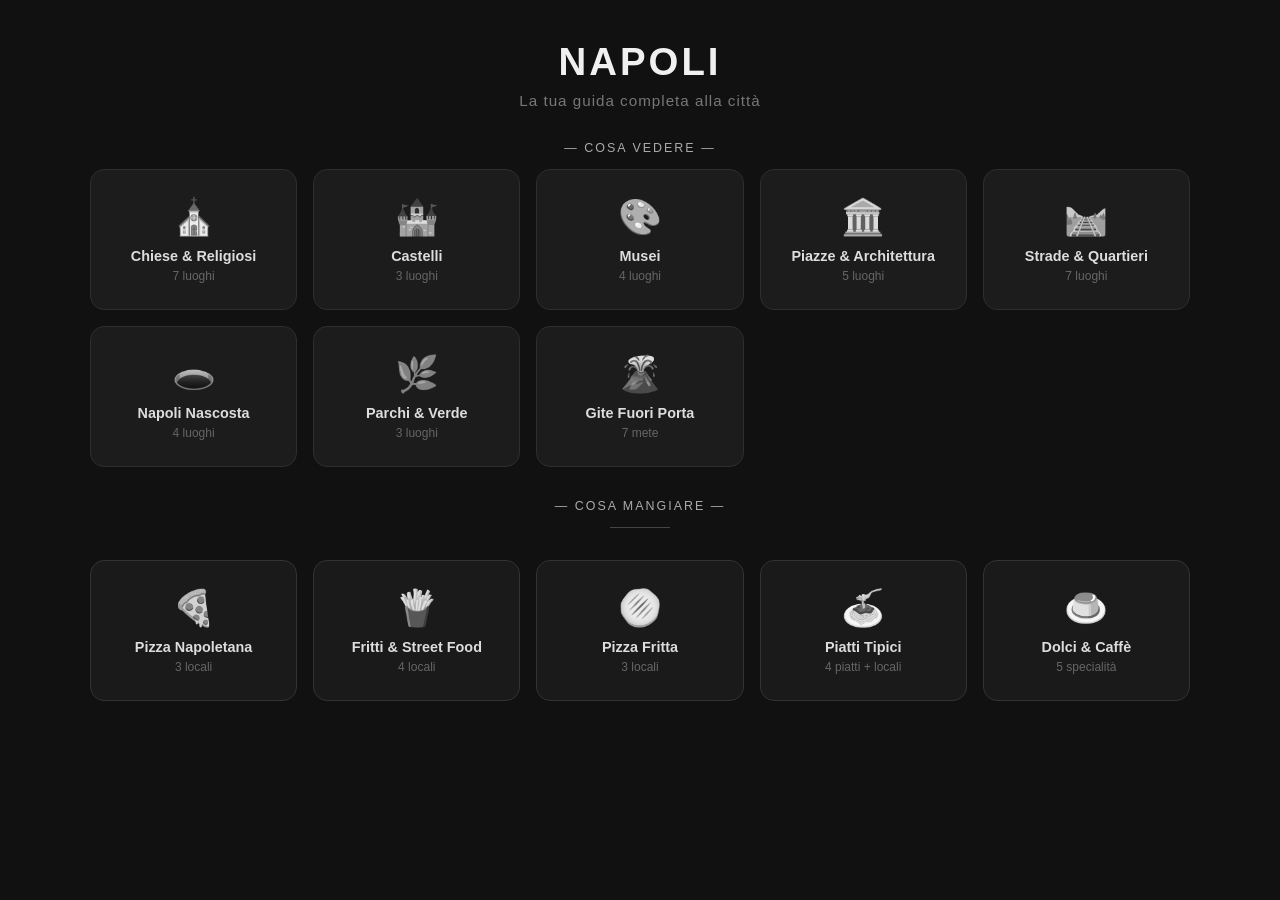
<file: index.html>
<!DOCTYPE html>
<html lang="it">
<head>
<meta charset="UTF-8">
<meta name="viewport" content="width=device-width, initial-scale=1.0">
<title>Napoli – Guida Completa</title>
<style>
  * { margin: 0; padding: 0; box-sizing: border-box; }
  body {
    font-family: 'Segoe UI', sans-serif;
    background: #111111;
    min-height: 100vh;
    padding: 40px 20px;
  }
  h1 {
    text-align: center;
    color: #f0f0f0;
    font-size: 2.4rem;
    margin-bottom: 8px;
    letter-spacing: 3px;
    font-weight: 700;
  }
  .subtitle {
    text-align: center;
    color: #777;
    margin-bottom: 16px;
    font-size: 0.95rem;
    letter-spacing: 1px;
  }
  .section-label {
    text-align: center;
    color: #aaa;
    font-size: 0.78rem;
    letter-spacing: 2px;
    text-transform: uppercase;
    margin-bottom: 14px;
    margin-top: 32px;
  }
  .divider {
    width: 60px;
    height: 1px;
    background: #444;
    margin: 0 auto 32px auto;
  }
  .grid {
    display: grid;
    grid-template-columns: repeat(auto-fill, minmax(200px, 1fr));
    gap: 16px;
    max-width: 1100px;
    margin: 0 auto;
  }
  .grid.food-grid {
    max-width: 1100px;
    margin: 0 auto;
    grid-template-columns: repeat(auto-fill, minmax(200px, 1fr));
  }
  .cat-btn {
    background: #1c1c1c;
    border: 1px solid #2e2e2e;
    border-radius: 14px;
    padding: 26px 18px;
    text-align: center;
    cursor: pointer;
    transition: all 0.25s ease;
    color: #e0e0e0;
  }
  .cat-btn:hover {
    background: #2a2a2a;
    transform: translateY(-3px);
    border-color: #555;
    box-shadow: 0 6px 24px rgba(0,0,0,0.5);
  }
  .cat-btn.food {
    background: #1a1a1a;
    border-color: #333;
  }
  .cat-btn.food:hover {
    background: #252525;
    border-color: #666;
  }
  .cat-btn .icon { font-size: 2.2rem; margin-bottom: 10px; filter: grayscale(1); }
  .cat-btn:hover .icon { filter: grayscale(0); }
  .cat-btn .label { font-size: 0.9rem; font-weight: 600; color: #ddd; }
  .cat-btn .count { font-size: 0.75rem; color: #666; margin-top: 5px; }

  /* MODAL */
  .overlay {
    display: none;
    position: fixed; inset: 0;
    background: rgba(0,0,0,0.85);
    z-index: 100;
    align-items: center;
    justify-content: center;
    padding: 20px;
  }
  .overlay.active { display: flex; }
  .modal {
    background: #1a1a1a;
    border-radius: 18px;
    max-width: 660px;
    width: 100%;
    max-height: 85vh;
    overflow-y: auto;
    padding: 34px;
    position: relative;
    border: 1px solid #2e2e2e;
    box-shadow: 0 20px 60px rgba(0,0,0,0.7);
  }
  .modal h2 { color: #f0f0f0; font-size: 1.3rem; margin-bottom: 20px; letter-spacing: 1px; }
  .close-btn {
    position: absolute; top: 16px; right: 20px;
    background: none; border: none;
    color: #666; font-size: 1.4rem;
    cursor: pointer; line-height: 1;
    transition: color 0.2s;
  }
  .close-btn:hover { color: #fff; }

  .place-item {
    background: #222;
    border-radius: 10px;
    padding: 14px 16px;
    margin-bottom: 10px;
    display: flex;
    justify-content: space-between;
    align-items: center;
    gap: 12px;
    border: 1px solid #2e2e2e;
    transition: border-color 0.2s;
  }
  .place-item:hover { border-color: #555; }
  .place-name { color: #ddd; font-size: 0.9rem; font-weight: 600; }
  .place-desc { color: #777; font-size: 0.78rem; margin-top: 3px; }
  .place-extra { color: #999; font-size: 0.75rem; margin-top: 3px; font-style: italic; }

  .maps-btn {
    background: #333;
    color: #ccc;
    border: 1px solid #444;
    border-radius: 7px;
    padding: 7px 12px;
    font-size: 0.75rem;
    cursor: pointer;
    white-space: nowrap;
    text-decoration: none;
    display: inline-flex;
    align-items: center;
    gap: 4px;
    transition: all 0.2s;
    flex-shrink: 0;
  }
  .maps-btn:hover {
    background: #555;
    color: #fff;
    border-color: #777;
  }

  ::-webkit-scrollbar { width: 5px; }
  ::-webkit-scrollbar-track { background: #111; }
  ::-webkit-scrollbar-thumb { background: #333; border-radius: 3px; }
</style>
</head>
<body>

<h1>NAPOLI</h1>
<p class="subtitle">La tua guida completa alla città</p>

<div class="section-label">— Cosa vedere —</div>
<div class="grid">
  <div class="cat-btn" onclick="openModal('chiese')">
    <div class="icon">⛪</div>
    <div class="label">Chiese & Religiosi</div>
    <div class="count">7 luoghi</div>
  </div>
  <div class="cat-btn" onclick="openModal('castelli')">
    <div class="icon">🏰</div>
    <div class="label">Castelli</div>
    <div class="count">3 luoghi</div>
  </div>
  <div class="cat-btn" onclick="openModal('musei')">
    <div class="icon">🎨</div>
    <div class="label">Musei</div>
    <div class="count">4 luoghi</div>
  </div>
  <div class="cat-btn" onclick="openModal('piazze')">
    <div class="icon">🏛️</div>
    <div class="label">Piazze & Architettura</div>
    <div class="count">5 luoghi</div>
  </div>
  <div class="cat-btn" onclick="openModal('quartieri')">
    <div class="icon">🛤️</div>
    <div class="label">Strade & Quartieri</div>
    <div class="count">7 luoghi</div>
  </div>
  <div class="cat-btn" onclick="openModal('sotterranea')">
    <div class="icon">🕳️</div>
    <div class="label">Napoli Nascosta</div>
    <div class="count">4 luoghi</div>
  </div>
  <div class="cat-btn" onclick="openModal('parchi')">
    <div class="icon">🌿</div>
    <div class="label">Parchi & Verde</div>
    <div class="count">3 luoghi</div>
  </div>
  <div class="cat-btn" onclick="openModal('gite')">
    <div class="icon">🌋</div>
    <div class="label">Gite Fuori Porta</div>
    <div class="count">7 mete</div>
  </div>
</div>

<div class="section-label">— Cosa mangiare —</div>
<div class="divider"></div>
<div class="grid food-grid">
  <div class="cat-btn food" onclick="openModal('pizza')">
    <div class="icon">🍕</div>
    <div class="label">Pizza Napoletana</div>
    <div class="count">3 locali</div>
  </div>
  <div class="cat-btn food" onclick="openModal('fritti')">
    <div class="icon">🍟</div>
    <div class="label">Fritti & Street Food</div>
    <div class="count">4 locali</div>
  </div>
  <div class="cat-btn food" onclick="openModal('pizzafritta')">
    <div class="icon">🫓</div>
    <div class="label">Pizza Fritta</div>
    <div class="count">3 locali</div>
  </div>
  <div class="cat-btn food" onclick="openModal('trattorie')">
    <div class="icon">🍝</div>
    <div class="label">Piatti Tipici</div>
    <div class="count">4 piatti + locali</div>
  </div>
  <div class="cat-btn food" onclick="openModal('dolci')">
    <div class="icon">🍮</div>
    <div class="label">Dolci & Caffè</div>
    <div class="count">5 specialità</div>
  </div>
</div>

<!-- MODAL -->
<div class="overlay" id="overlay" onclick="closeOnOverlay(event)">
  <div class="modal" id="modal">
    <button class="close-btn" onclick="closeModal()">✕</button>
    <h2 id="modal-title"></h2>
    <div id="modal-body"></div>
  </div>
</div>

<script>
const data = {
  chiese: {
    title: "⛪ Chiese & Complessi Religiosi",
    places: [
      { name: "Cappella Sansevero – Cristo Velato", desc: "Una delle sculture più straordinarie al mondo", maps: "https://maps.google.com/?q=Cappella+Sansevero+Napoli" },
      { name: "Duomo di Napoli", desc: "Cattedrale del XIII sec. con la Cappella di San Gennaro", maps: "https://maps.google.com/?q=Duomo+di+Napoli" },
      { name: "Complesso di Santa Chiara", desc: "Chiostro maiolicato, chiesa e museo trecentesco", maps: "https://maps.google.com/?q=Complesso+Santa+Chiara+Napoli" },
      { name: "San Domenico Maggiore", desc: "Una delle chiese gotiche più belle del centro", maps: "https://maps.google.com/?q=San+Domenico+Maggiore+Napoli" },
      { name: "Certosa di San Martino", desc: "Monastero barocco con vista panoramica sul golfo", maps: "https://maps.google.com/?q=Certosa+San+Martino+Napoli" },
      { name: "Catacombe di San Gennaro", desc: "Catacombe paleocristiane nel Rione Sanità", maps: "https://maps.google.com/?q=Catacombe+San+Gennaro+Napoli" },
      { name: "Chiesa del Gesù Nuovo", desc: "Facciata bugnata unica, interno barocco sontuoso", maps: "https://maps.google.com/?q=Chiesa+Gesù+Nuovo+Napoli" },
    ]
  },
  castelli: {
    title: "🏰 Castelli & Fortificazioni",
    places: [
      { name: "Castel dell'Ovo", desc: "Sul lungomare, ingresso gratuito, vista sul golfo", maps: "https://maps.google.com/?q=Castel+dell'Ovo+Napoli" },
      { name: "Castel Nuovo – Maschio Angioino", desc: "Castello angioino nel cuore del porto", maps: "https://maps.google.com/?q=Castel+Nuovo+Napoli" },
      { name: "Castel Sant'Elmo", desc: "Fortezza stellata sul Vomero, panorama a 360°", maps: "https://maps.google.com/?q=Castel+Sant'Elmo+Napoli" },
    ]
  },
  musei: {
    title: "🎨 Musei",
    places: [
      { name: "Museo Archeologico Nazionale (MANN)", desc: "Reperti di Pompei, collezione Farnese, Gabinetto Segreto", maps: "https://maps.google.com/?q=Museo+Archeologico+Nazionale+Napoli" },
      { name: "Real Bosco e Museo di Capodimonte", desc: "Raffaello, Tiziano, Caravaggio – immersi nel parco", maps: "https://maps.google.com/?q=Museo+Capodimonte+Napoli" },
      { name: "Certosa e Museo di San Martino", desc: "Arte napoletana dal '500 al '900 con vista sul golfo", maps: "https://maps.google.com/?q=Museo+San+Martino+Napoli" },
      { name: "Palazzo Reale di Napoli", desc: "Appartamenti reali borbonici con arazzi e dipinti", maps: "https://maps.google.com/?q=Palazzo+Reale+Napoli" },
    ]
  },
  piazze: {
    title: "🏛️ Piazze, Palazzi & Architettura",
    places: [
      { name: "Piazza del Plebiscito", desc: "Cuore monumentale della città", maps: "https://maps.google.com/?q=Piazza+del+Plebiscito+Napoli" },
      { name: "Palazzo Reale", desc: "Residenza borbonica del XVII secolo", maps: "https://maps.google.com/?q=Palazzo+Reale+Napoli" },
      { name: "Teatro San Carlo", desc: "Uno dei teatri d'opera più antichi al mondo", maps: "https://maps.google.com/?q=Teatro+San+Carlo+Napoli" },
      { name: "Galleria Umberto I", desc: "Galleria liberty fine '800, simile a quella di Milano", maps: "https://maps.google.com/?q=Galleria+Umberto+I+Napoli" },
      { name: "Quartieri Spagnoli", desc: "Quartiere storico denso e autentico", maps: "https://maps.google.com/?q=Quartieri+Spagnoli+Napoli" },
    ]
  },
  quartieri: {
    title: "🛤️ Strade & Quartieri Storici",
    places: [
      { name: "Spaccanapoli", desc: "Il decumano che taglia in due la città", maps: "https://maps.google.com/?q=Spaccanapoli+Napoli" },
      { name: "Via dei Tribunali", desc: "Asse del centro storico, pizza e chiese a ogni passo", maps: "https://maps.google.com/?q=Via+dei+Tribunali+Napoli" },
      { name: "Via San Gregorio Armeno", desc: "La celebre strada dei presepi artigianali", maps: "https://maps.google.com/?q=Via+San+Gregorio+Armeno+Napoli" },
      { name: "Rione Sanità", desc: "Quartiere autentico e in forte rinascita culturale", maps: "https://maps.google.com/?q=Rione+Sanità+Napoli" },
      { name: "Posillipo", desc: "Collina panoramica sul mare con ville e parchi", maps: "https://maps.google.com/?q=Posillipo+Napoli" },
      { name: "Vomero", desc: "Quartiere collinare elegante, da raggiungere in funicolare", maps: "https://maps.google.com/?q=Vomero+Napoli" },
      { name: "Lungomare Caracciolo", desc: "La passeggiata sul mare più bella di Napoli", maps: "https://maps.google.com/?q=Lungomare+Caracciolo+Napoli" },
    ]
  },
  sotterranea: {
    title: "🕳️ Napoli Nascosta & Sotterranea",
    places: [
      { name: "Napoli Sotterranea", desc: "Cunicoli greco-romani sotto la città, tour guidati", maps: "https://maps.google.com/?q=Napoli+Sotterranea" },
      { name: "Galleria Borbonica", desc: "Tunnel borbonici con storie di guerra e misteri", maps: "https://maps.google.com/?q=Galleria+Borbonica+Napoli" },
      { name: "Catacombe di San Gennaro", desc: "Catacombe paleocristiane nel Rione Sanità", maps: "https://maps.google.com/?q=Catacombe+San+Gennaro+Napoli" },
      { name: "Parco Archeologico del Pausilypon", desc: "Villa romana con teatro antico affacciato sul mare", maps: "https://maps.google.com/?q=Pausilypon+Napoli" },
    ]
  },
  parchi: {
    title: "🌿 Parchi & Verde",
    places: [
      { name: "Real Bosco di Capodimonte", desc: "Parco storico di 134 ettari attorno al museo", maps: "https://maps.google.com/?q=Bosco+Capodimonte+Napoli" },
      { name: "Villa Comunale", desc: "Parco ottocentesco sul Lungomare", maps: "https://maps.google.com/?q=Villa+Comunale+Napoli" },
      { name: "Orto Botanico di Napoli", desc: "Uno dei più grandi e storici d'Italia", maps: "https://maps.google.com/?q=Orto+Botanico+Napoli" },
    ]
  },
  gite: {
    title: "🌋 Gite Fuori Porta",
    places: [
      { name: "Pompei", desc: "Sito UNESCO – città sepolta dal Vesuvio nel 79 d.C.", maps: "https://maps.google.com/?q=Scavi+di+Pompei" },
      { name: "Ercolano", desc: "Meglio conservata di Pompei, meno affollata", maps: "https://maps.google.com/?q=Scavi+Ercolano" },
      { name: "Vesuvio", desc: "Escursione al cratere del vulcano attivo", maps: "https://maps.google.com/?q=Vesuvio+Napoli" },
      { name: "Reggia di Caserta", desc: "Una delle regge più grandi d'Europa, ~30 min", maps: "https://maps.google.com/?q=Reggia+di+Caserta" },
      { name: "Isola di Capri", desc: "Grotta Azzurra, villa Jovis, panorami mozzafiato", maps: "https://maps.google.com/?q=Isola+di+Capri" },
      { name: "Costiera Amalfitana", desc: "Positano, Amalfi, Ravello – patrimonio UNESCO", maps: "https://maps.google.com/?q=Costiera+Amalfitana" },
      { name: "Ischia e Procida", desc: "Isole nel golfo di Napoli, termali e colorate", maps: "https://maps.google.com/?q=Ischia+Napoli" },
    ]
  },

  // CIBO
  pizza: {
    title: "🍕 Pizza Napoletana – Dove Mangiarla",
    places: [
      { name: "L'Antica Pizzeria Da Michele", desc: "Solo margherita e marinara – il tempio della pizza napoletana", extra: "Via Cesare Sersale, 1 · €1-10", maps: "https://maps.google.com/?q=L'Antica+Pizzeria+Da+Michele+Napoli" },
      { name: "Antica Pizzeria Di Matteo", desc: "Storica pizzeria nel cuore di Via dei Tribunali", extra: "Via dei Tribunali, 94 · €10-20", maps: "https://maps.google.com/?q=Antica+Pizzeria+Di+Matteo+Napoli" },
      { name: "Pizzeria e Trattoria del Purgatorio", desc: "Pizza eccellente + piatti della tradizione napoletana", extra: "Via dei Tribunali, 351 · €10-20", maps: "https://maps.google.com/?q=Trattoria+del+Purgatorio+Napoli" },
    ]
  },
  fritti: {
    title: "🍟 Fritti & Street Food",
    places: [
      { name: "Friggitoria Vomero", desc: "Cuoppo di fritti, frittatina di pasta, crocchè – locale storico", extra: "Via Domenico Cimarosa, 44 · €1-10", maps: "https://maps.google.com/?q=Friggitoria+Vomero+Napoli" },
      { name: "Friggitoria Napoletana da Rosetta", desc: "Fritti misti, pizza fritta e montanara nel centro antico", extra: "Via San Biagio dei Librai, 80 · €1-10", maps: "https://maps.google.com/?q=Friggitoria+da+Rosetta+Napoli" },
      { name: "Cuoppo di fritti", desc: "Da assaggiare passeggiando per Via dei Tribunali o Spaccanapoli", extra: "Street food tipico · da €2", maps: "https://maps.google.com/?q=Via+dei+Tribunali+Napoli" },
      { name: "Frittatina di pasta e crocchè", desc: "I fritti iconici della tradizione partenopea", extra: "In qualsiasi friggitoria del centro storico", maps: "https://maps.google.com/?q=Spaccanapoli+Napoli" },
    ]
  },
  pizzafritta: {
    title: "🫓 Pizza Fritta – Dove Mangiarla",
    places: [
      { name: "Pizzeria De' Figliole", desc: "Storica pizzeria specializzata solo in pizza fritta, gestione familiare", extra: "Via Giudecca Vecchia, 39 · €1-10", maps: "https://maps.google.com/?q=Pizzeria+De'+Figliole+Napoli" },
      { name: "1947 Pizza Fritta Napoli", desc: "Numerose versioni di pizza fritta, tra le più apprezzate in città", extra: "Via Pietro Colletta, 29/31 · €10-20", maps: "https://maps.google.com/?q=1947+Pizza+Fritta+Napoli" },
      { name: "Friggitoria Napoletana da Rosetta", desc: "Pizza fritta completa, montanara con polpette", extra: "Via San Biagio dei Librai, 80 · €1-10", maps: "https://maps.google.com/?q=Friggitoria+da+Rosetta+Napoli" },
    ]
  },
  trattorie: {
    title: "🍝 Piatti Tipici della Cucina Napoletana",
    places: [
      { name: "Pasta e Patate con Provola", desc: "Piatto povero e ricco allo stesso tempo, cremoso e saporito", extra: "Da provare alla Trattoria del Purgatorio", maps: "https://maps.google.com/?q=Trattoria+del+Purgatorio+Napoli" },
      { name: "Ziti alla Genovese", desc: "Ragù bianco di cipolle cotto lentamente – piatto tipico napoletano", extra: "Via dei Tribunali, 351", maps: "https://maps.google.com/?q=Trattoria+del+Purgatorio+Napoli" },
      { name: "Gnocchi alla Sorrentina", desc: "Gnocchi al pomodoro, mozzarella e basilico, gratinati al forno", extra: "In qualsiasi trattoria tradizionale del centro", maps: "https://maps.google.com/?q=ristoranti+tipici+Napoli" },
      { name: "Ragù napoletano", desc: "Sugo di carne cotto per ore – il più antico e famoso d'Italia", extra: "Da provare la domenica nelle trattorie del centro", maps: "https://maps.google.com/?q=trattorie+napoletane+centro+storico" },
    ]
  },
  dolci: {
    title: "🍮 Dolci & Caffè Napoletano",
    places: [
      { name: "Sfogliatella (riccia o frolla)", desc: "Il dolce simbolo di Napoli – da mangiare calda", extra: "Pintauro, Via Toledo 275 – storica pasticceria", maps: "https://maps.google.com/?q=Pintauro+Napoli" },
      { name: "Babà al rum", desc: "L'altro dolce iconico napoletano, soffice e inzuppato", extra: "In qualsiasi pasticceria del centro", maps: "https://maps.google.com/?q=pasticceria+napoletana+centro" },
      { name: "Pastiera napoletana", desc: "Torta di grano e ricotta, tipica della Pasqua ma presente tutto l'anno", extra: "Pasticceria Capparelli, Via dei Tribunali 327", maps: "https://maps.google.com/?q=Pasticceria+Capparelli+Napoli" },
      { name: "Caffè napoletano", desc: "Il caffè espresso più famoso d'Italia – rigorosamente al banco", extra: "Gran Caffè Gambrinus, Piazza Trieste e Trento", maps: "https://maps.google.com/?q=Gran+Caffè+Gambrinus+Napoli" },
      { name: "Struffoli e Roccocò", desc: "Dolci natalizi tipici, ma spesso reperibili tutto l'anno", extra: "Nelle pasticcerie artigianali del centro storico", maps: "https://maps.google.com/?q=pasticcerie+artigianali+Napoli" },
    ]
  }
};

function openModal(key) {
  const cat = data[key];
  document.getElementById('modal-title').textContent = cat.title;
  let html = '';
  cat.places.forEach(p => {
    const extra = p.extra ? `<div class="place-extra">${p.extra}</div>` : '';
    html += `<div class="place-item">
      <div>
        <div class="place-name">${p.name}</div>
        <div class="place-desc">${p.desc}</div>
        ${extra}
      </div>
      <a class="maps-btn" href="${p.maps}" target="_blank">📍 Maps</a>
    </div>`;
  });
  document.getElementById('modal-body').innerHTML = html;
  document.getElementById('overlay').classList.add('active');
}

function closeModal() {
  document.getElementById('overlay').classList.remove('active');
}

function closeOnOverlay(e) {
  if (e.target === document.getElementById('overlay')) closeModal();
}

document.addEventListener('keydown', e => { if (e.key === 'Escape') closeModal(); });
</script>
</body>
</html>
</file>
